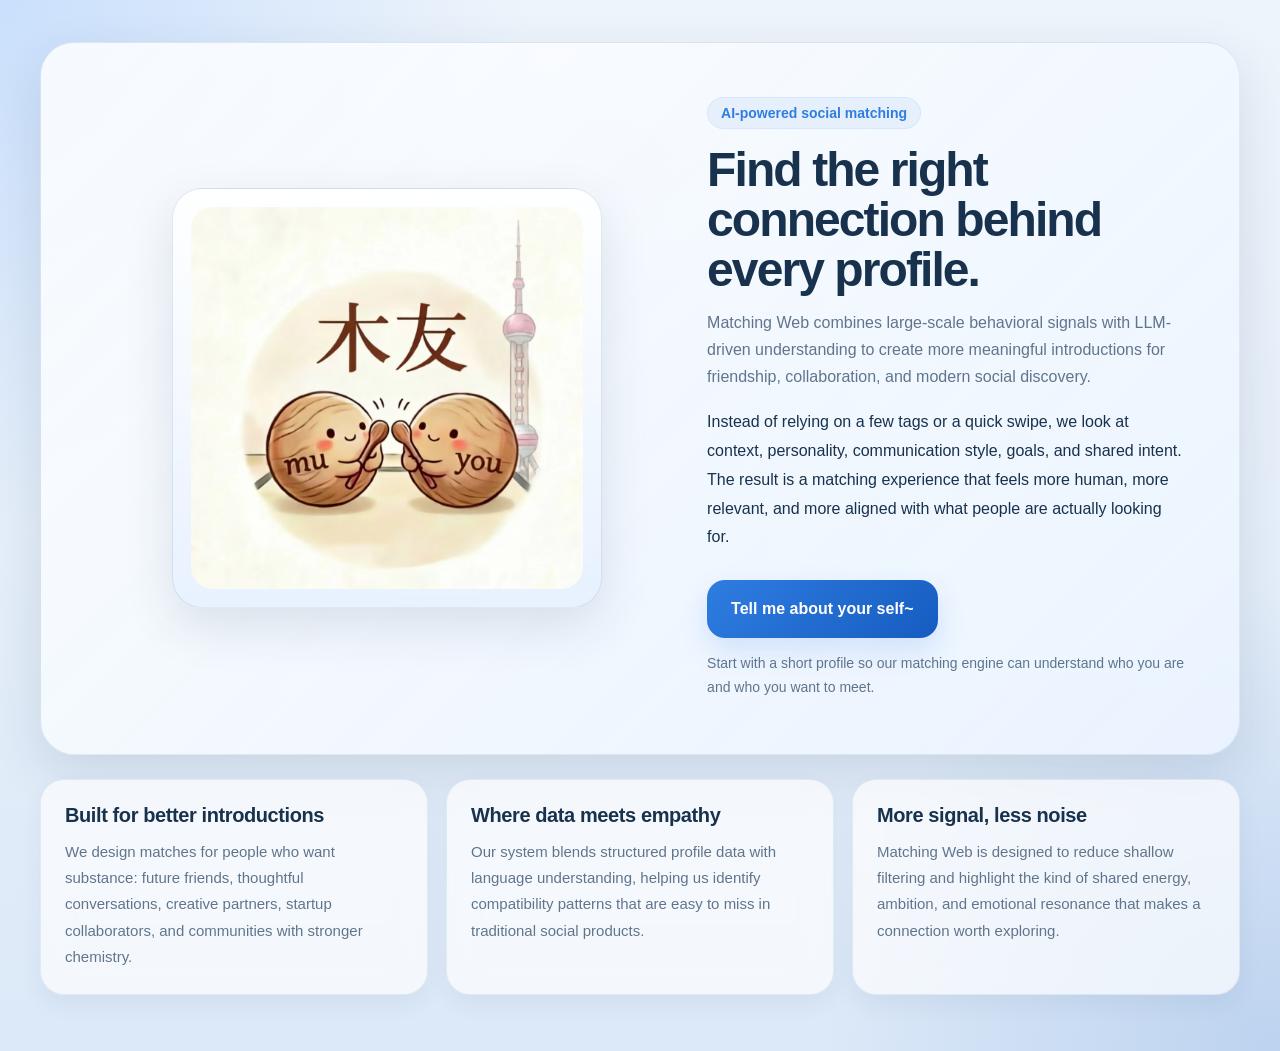
<file: index.html>
<!DOCTYPE html>
<html lang="en">
<head>
  <meta charset="UTF-8" />
  <meta name="viewport" content="width=device-width, initial-scale=1.0" />
  <title>Matching Web</title>
  <link rel="stylesheet" href="./style.css" />
</head>
<body class="landing-body">
  <main class="landing-page">
    <section class="hero-card">
      <div class="hero-visual">
        <div class="image-frame">
          <img src="./img/image.png" alt="Matching Web visual identity" />
        </div>
      </div>
      <div class="hero-copy">
        <div class="badge">AI-powered social matching</div>
        <h1>Find the right connection behind every profile.</h1>
        <p class="subtitle large">
          Matching Web combines large-scale behavioral signals with LLM-driven understanding to create more meaningful introductions for friendship, collaboration, and modern social discovery.
        </p>
        <p class="hero-text">
          Instead of relying on a few tags or a quick swipe, we look at context, personality, communication style, goals, and shared intent. The result is a matching experience that feels more human, more relevant, and more aligned with what people are actually looking for.
        </p>
        <div class="hero-actions">
          <a class="primary-link" href="./submit.html">Tell me about your self~</a>
          <p class="action-note">Start with a short profile so our matching engine can understand who you are and who you want to meet.</p>
        </div>
      </div>
    </section>

    <section class="info-grid">
      <article class="info-card">
        <h2>Built for better introductions</h2>
        <p>
          We design matches for people who want substance: future friends, thoughtful conversations, creative partners, startup collaborators, and communities with stronger chemistry.
        </p>
      </article>

      <article class="info-card">
        <h2>Where data meets empathy</h2>
        <p>
          Our system blends structured profile data with language understanding, helping us identify compatibility patterns that are easy to miss in traditional social products.
        </p>
      </article>

      <article class="info-card">
        <h2>More signal, less noise</h2>
        <p>
          Matching Web is designed to reduce shallow filtering and highlight the kind of shared energy, ambition, and emotional resonance that makes a connection worth exploring.
        </p>
      </article>
    </section>
  </main>
</body>
</html>
</file>
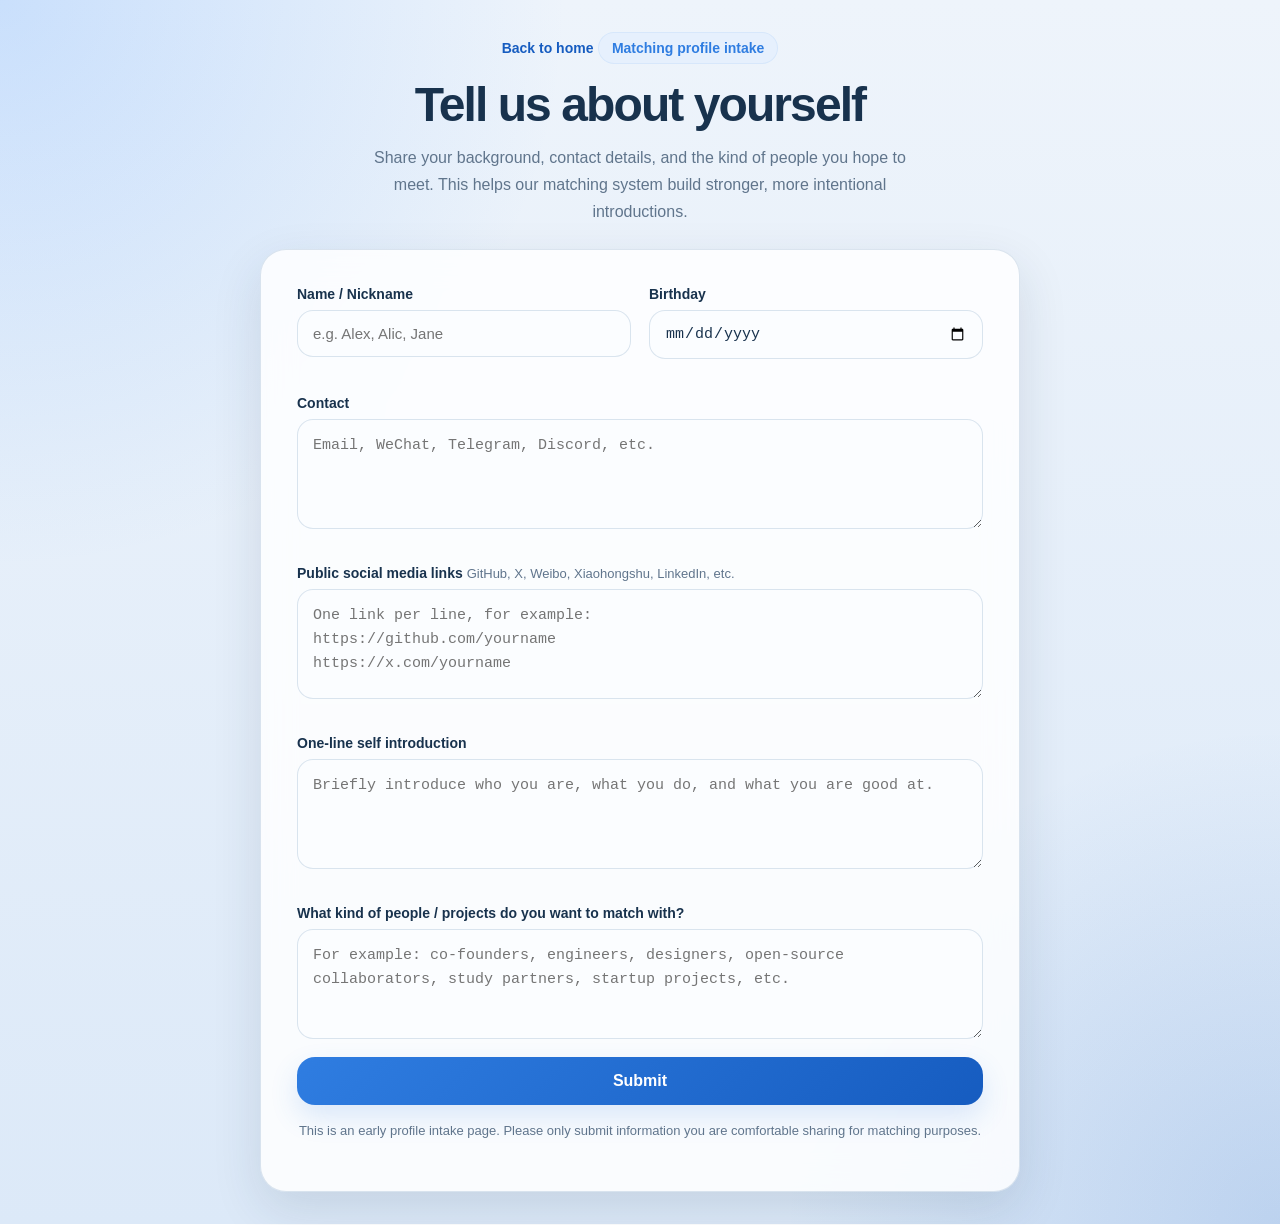
<file: submit.html>
<!DOCTYPE html>
<html lang="en">
<head>
  <meta charset="UTF-8" />
  <meta name="viewport" content="width=device-width, initial-scale=1.0" />
  <title>Tell Us About Yourself</title>
  <link rel="stylesheet" href="./style.css" />
</head>
<body>
  <main class="page">
    <section class="hero form-hero">
      <a class="back-link" href="./index.html">Back to home</a>
      <div class="badge">Matching profile intake</div>
      <h1>Tell us about yourself</h1>
      <p class="subtitle">
        Share your background, contact details, and the kind of people you hope to meet. This helps our matching system build stronger, more intentional introductions.
      </p>
    </section>

    <form id="matchingForm">
      <div class="grid">
        <div class="field">
          <label for="name">Name / Nickname</label>
          <input id="name" name="name" type="text" placeholder="e.g. Alex, Alic, Jane" required />
        </div>
        <div class="field">
          <label for="birthday">Birthday</label>
          <input id="birthday" name="birthday" type="date" required />
        </div>

        <div class="field full">
          <label for="contact">Contact</label>
          <textarea
            id="contact"
            name="contact"
            placeholder="Email, WeChat, Telegram, Discord, etc."
            required
          ></textarea>
        </div>

        <div class="field full">
          <label for="social">
            Public social media links
            <span class="hint">GitHub, X, Weibo, Xiaohongshu, LinkedIn, etc.</span>
          </label>
          <textarea id="social" name="social" placeholder="One link per line, for example:
https://github.com/yourname
https://x.com/yourname"></textarea>
        </div>

        <div class="field full">
          <label for="intro">One-line self introduction</label>
          <textarea id="intro" name="intro" placeholder="Briefly introduce who you are, what you do, and what you are good at."></textarea>
        </div>

        <div class="field full">
          <label for="target">What kind of people / projects do you want to match with?</label>
          <textarea id="target" name="target" placeholder="For example: co-founders, engineers, designers, open-source collaborators, study partners, startup projects, etc."></textarea>
        </div>
      </div>

      <button type="submit">Submit</button>

      <div class="status" id="status">
        Thanks! Your information has been recorded locally for now. The database API will be connected later.
      </div>

      <p class="notice">
        This is an early profile intake page. Please only submit information you are comfortable sharing for matching purposes.
      </p>
    </form>
  </main>

  <script src="./script.js"></script>
</body>
</html>
</file>
<file: style.css>
:root {
  --bg: #eef4fb;
  --bg-deep: #dce9f8;
  --card: rgba(255, 255, 255, 0.84);
  --card-strong: #ffffff;
  --text: #18324d;
  --muted: #60758c;
  --border: rgba(120, 154, 191, 0.26);
  --accent: #2f7de1;
  --accent-strong: #165cc0;
  --accent-soft: #e6f0fd;
  --shadow: 0 18px 50px rgba(24, 50, 77, 0.12);
  --shadow-soft: 0 12px 28px rgba(47, 125, 225, 0.16);
  --radius: 26px;
}

* {
  box-sizing: border-box;
}

body {
  margin: 0;
  min-height: 100vh;
  font-family: "Segoe UI", "SF Pro Text", -apple-system, BlinkMacSystemFont, sans-serif;
  background:
    radial-gradient(circle at top left, rgba(86, 159, 255, 0.24) 0, transparent 32%),
    radial-gradient(circle at bottom right, rgba(22, 92, 192, 0.16) 0, transparent 28%),
    linear-gradient(180deg, var(--bg) 0%, var(--bg-deep) 100%);
  color: var(--text);
  display: flex;
  align-items: center;
  justify-content: center;
  padding: 32px 16px;
}

.landing-body {
  align-items: stretch;
  padding: 0;
}

.page {
  width: 100%;
  max-width: 760px;
}

.landing-page {
  width: 100%;
  max-width: 1240px;
  padding: 42px 20px 56px;
}

.hero-card {
  display: grid;
  grid-template-columns: minmax(0, 1.1fr) minmax(320px, 0.9fr);
  gap: 28px;
  align-items: center;
  background: linear-gradient(135deg, rgba(255, 255, 255, 0.82), rgba(235, 244, 255, 0.92));
  border: 1px solid rgba(120, 154, 191, 0.2);
  border-radius: 34px;
  padding: clamp(28px, 5vw, 54px);
  box-shadow: var(--shadow);
}

.hero-copy {
  max-width: 640px;
}

.hero {
  text-align: center;
  margin-bottom: 28px;
}

.form-hero {
  margin-bottom: 24px;
}

.badge {
  display: inline-flex;
  padding: 8px 14px;
  border-radius: 999px;
  background: var(--accent-soft);
  color: var(--accent);
  font-size: 14px;
  font-weight: 700;
  margin-bottom: 16px;
  box-shadow: inset 0 0 0 1px rgba(47, 125, 225, 0.08);
}

h1 {
  margin: 0;
  font-size: clamp(30px, 6vw, 48px);
  letter-spacing: -0.04em;
  line-height: 1.04;
}

.subtitle {
  margin: 14px auto 0;
  max-width: 560px;
  color: var(--muted);
  line-height: 1.7;
  font-size: 16px;
}

.large {
  max-width: none;
  margin-left: 0;
}

.hero-text {
  margin: 18px 0 0;
  max-width: 620px;
  color: var(--text);
  font-size: 16px;
  line-height: 1.8;
}

.hero-actions {
  margin-top: 28px;
}

.primary-link,
.back-link {
  display: inline-flex;
  align-items: center;
  justify-content: center;
  text-decoration: none;
}

.primary-link {
  min-height: 58px;
  padding: 0 24px;
  border-radius: 18px;
  background: linear-gradient(135deg, var(--accent), var(--accent-strong));
  color: #ffffff;
  font-size: 16px;
  font-weight: 800;
  box-shadow: var(--shadow-soft);
  transition: transform 0.18s ease, box-shadow 0.18s ease, filter 0.18s ease;
}

.primary-link:hover {
  transform: translateY(-2px);
  filter: brightness(1.02);
  box-shadow: 0 16px 34px rgba(22, 92, 192, 0.24);
}

.action-note {
  margin: 14px 0 0;
  max-width: 520px;
  color: var(--muted);
  line-height: 1.7;
  font-size: 14px;
}

.hero-visual {
  display: flex;
  justify-content: center;
}

.image-frame {
  width: min(100%, 430px);
  padding: 18px;
  border-radius: 30px;
  background: linear-gradient(180deg, rgba(255, 255, 255, 0.9), rgba(228, 239, 255, 0.78));
  border: 1px solid rgba(120, 154, 191, 0.22);
  box-shadow: var(--shadow);
}

.image-frame img {
  display: block;
  width: 100%;
  height: auto;
  border-radius: 22px;
}

.info-grid {
  display: grid;
  grid-template-columns: repeat(3, minmax(0, 1fr));
  gap: 18px;
  margin-top: 24px;
}

.info-card {
  background: rgba(255, 255, 255, 0.68);
  border: 1px solid rgba(120, 154, 191, 0.16);
  border-radius: 24px;
  padding: 24px;
  box-shadow: 0 10px 24px rgba(24, 50, 77, 0.06);
  backdrop-filter: blur(14px);
}

.info-card h2 {
  margin: 0 0 12px;
  font-size: 20px;
  letter-spacing: -0.02em;
}

.info-card p {
  margin: 0;
  color: var(--muted);
  line-height: 1.75;
  font-size: 15px;
}

form {
  background: var(--card);
  backdrop-filter: blur(16px);
  border: 1px solid rgba(120, 154, 191, 0.26);
  border-radius: var(--radius);
  box-shadow: var(--shadow);
  padding: clamp(22px, 5vw, 36px);
}

.grid {
  display: grid;
  grid-template-columns: 1fr 1fr;
  gap: 18px;
}

.field {
  display: flex;
  flex-direction: column;
  gap: 8px;
  margin-bottom: 18px;
}

.full {
  grid-column: 1 / -1;
}

label {
  font-size: 14px;
  font-weight: 700;
}

.hint {
  color: var(--muted);
  font-size: 13px;
  font-weight: 400;
}

input,
textarea {
  width: 100%;
  border: 1px solid var(--border);
  background: rgba(251, 253, 255, 0.94);
  border-radius: 16px;
  padding: 14px 15px;
  font-size: 15px;
  outline: none;
  color: var(--text);
  transition: border-color 0.18s ease, box-shadow 0.18s ease, background 0.18s ease;
}

textarea {
  resize: vertical;
  min-height: 110px;
  line-height: 1.6;
}

input:focus,
textarea:focus {
  border-color: var(--accent);
  background: #ffffff;
  box-shadow: 0 0 0 4px rgba(47, 125, 225, 0.13);
}

button {
  width: 100%;
  border: none;
  border-radius: 18px;
  padding: 15px 18px;
  background: linear-gradient(135deg, var(--accent), var(--accent-strong));
  color: white;
  font-size: 16px;
  font-weight: 800;
  cursor: pointer;
  transition: transform 0.16s ease, box-shadow 0.16s ease, background 0.16s ease;
  box-shadow: var(--shadow-soft);
}

button:hover {
  transform: translateY(-1px);
  filter: brightness(1.02);
}

button:active {
  transform: translateY(0);
}

.back-link {
  margin-bottom: 14px;
  color: var(--accent-strong);
  font-size: 14px;
  font-weight: 700;
}

.notice {
  margin-top: 16px;
  color: var(--muted);
  font-size: 13px;
  line-height: 1.6;
  text-align: center;
}

.status {
  display: none;
  margin-top: 16px;
  padding: 13px 15px;
  border-radius: 16px;
  background: #ecfdf3;
  color: #18794e;
  font-size: 14px;
  text-align: center;
}

@media (max-width: 680px) {
  body {
    align-items: flex-start;
    padding: 24px 14px;
  }

  .landing-body {
    padding: 0;
  }

  .grid {
    grid-template-columns: 1fr;
    gap: 0;
  }

  form {
    border-radius: 20px;
  }

  .landing-page {
    padding: 18px 14px 34px;
  }

  .hero-card {
    grid-template-columns: 1fr;
    padding: 22px;
    border-radius: 28px;
  }

  .hero-copy,
  .hero,
  .subtitle {
    text-align: left;
  }

  .subtitle {
    margin-left: 0;
  }

  .info-grid {
    grid-template-columns: 1fr;
  }

  .image-frame {
    width: 100%;
  }
}
</file>
